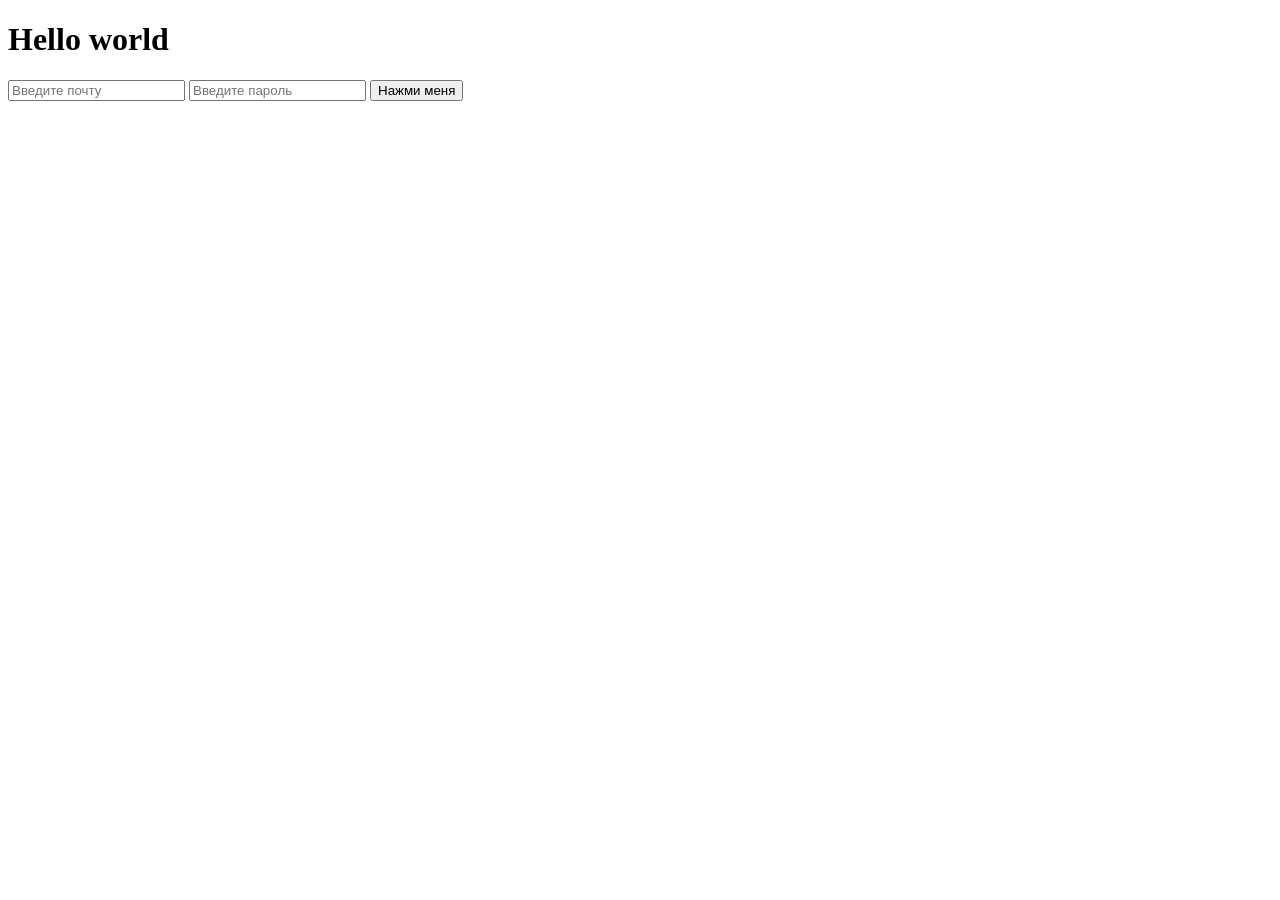
<file: static/index.html>
<!DOCTYPE html>
<html lang="ru">
<head>
    <meta charset="UTF-8" />
    <title>Мой менеджер задач</title>
    <link rel="stylesheet" href="style.css" />
</head>
<body>

    <div class="container">
        <h1>📋 Мой менеджер</h1>
        <button id="logoutBtn" class="logout-btn">🚪 Выйти</button>

        <div class="section">
            <h2>📦 Мои заказы</h2>
            <div id="ordersList"></div>
            <button id="showOrderFormBtn" class="btn-add">➕ Добавить заказ</button>
            <div id="orderFormContainer" style="display: none;">
                <input type="number" id="orderAmount" placeholder="Сумма" />
                <button id="createOrderBtn">Создать</button>
            </div>
        </div>

        <div class="section">
            <h2>✅ Мои задачи</h2>
            <div id="tasksList"></div>
            <button id="showTaskFormBtn" class="btn-add">➕ Добавить задачу</button>
            <div id="taskFormContainer" style="display: none;">
                <input type="text" id="taskTitle" placeholder="Название" />
                <input type="text" id="taskDescription" placeholder="Описание" />
                <select id="taskStatus">
                    <option value="todo">📌 Todo</option>
                    <option value="in_progress">⏳ В процессе</option>
                    <option value="done">✅ Готово</option>
                </select>
                <button id="createTaskBtn">Создать</button>
            </div>
        </div>
    </div>

    <script src="script.js"></script>
</body>
</html>
</file>
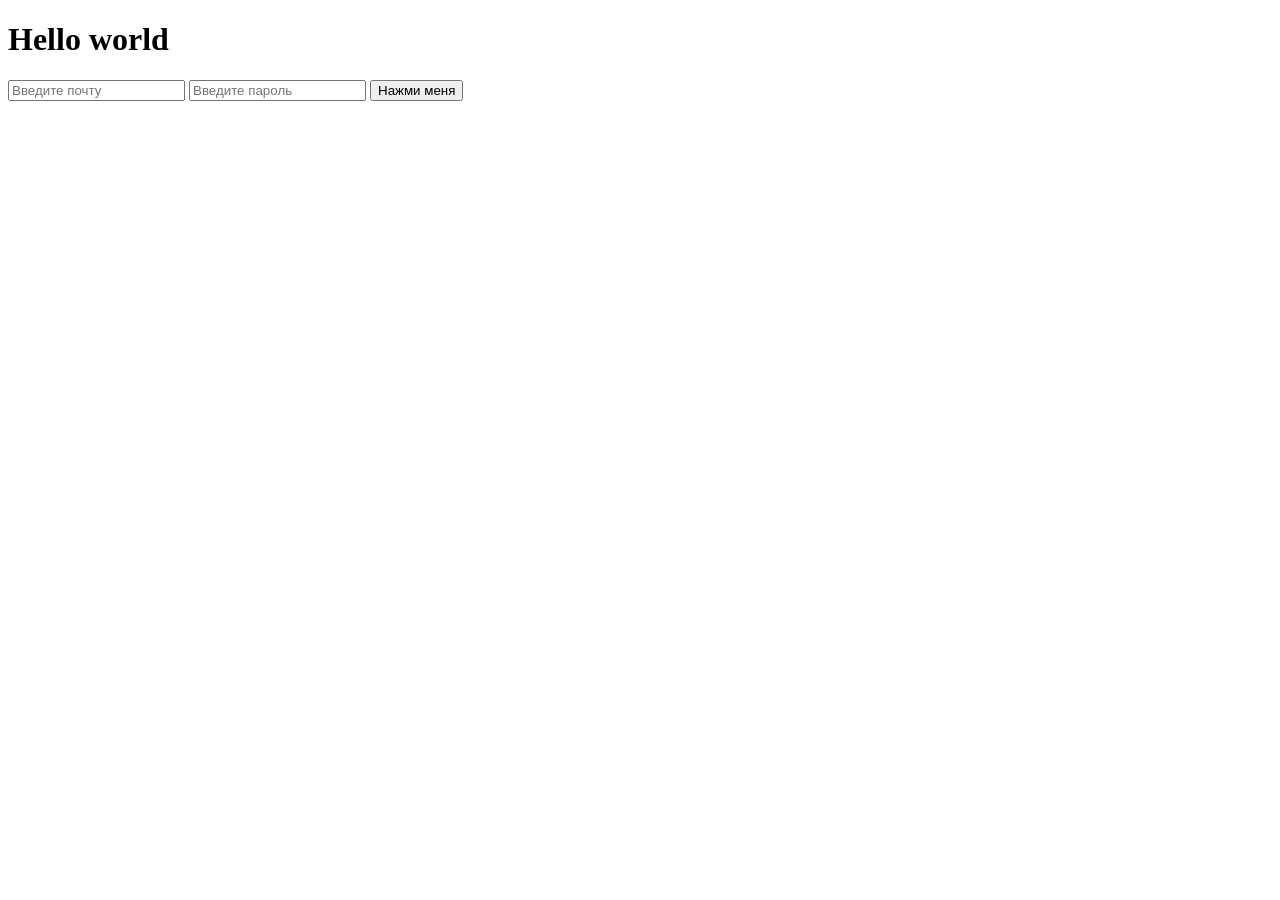
<file: static/login.html>
<!DOCTYPE html>
<html lang="en">
<head>
    <meta charset="UTF-8">
    <title>Title</title>
</head>
<body>
    <h1>Hello world</h1>
    <input type="text" id="email" placeholder="Введите почту">
    <input type="text" id="password" placeholder="Введите пароль">
    <button id="send">Нажми меня</button>

    <script src="login.js"></script>
</body>
</html>
</file>
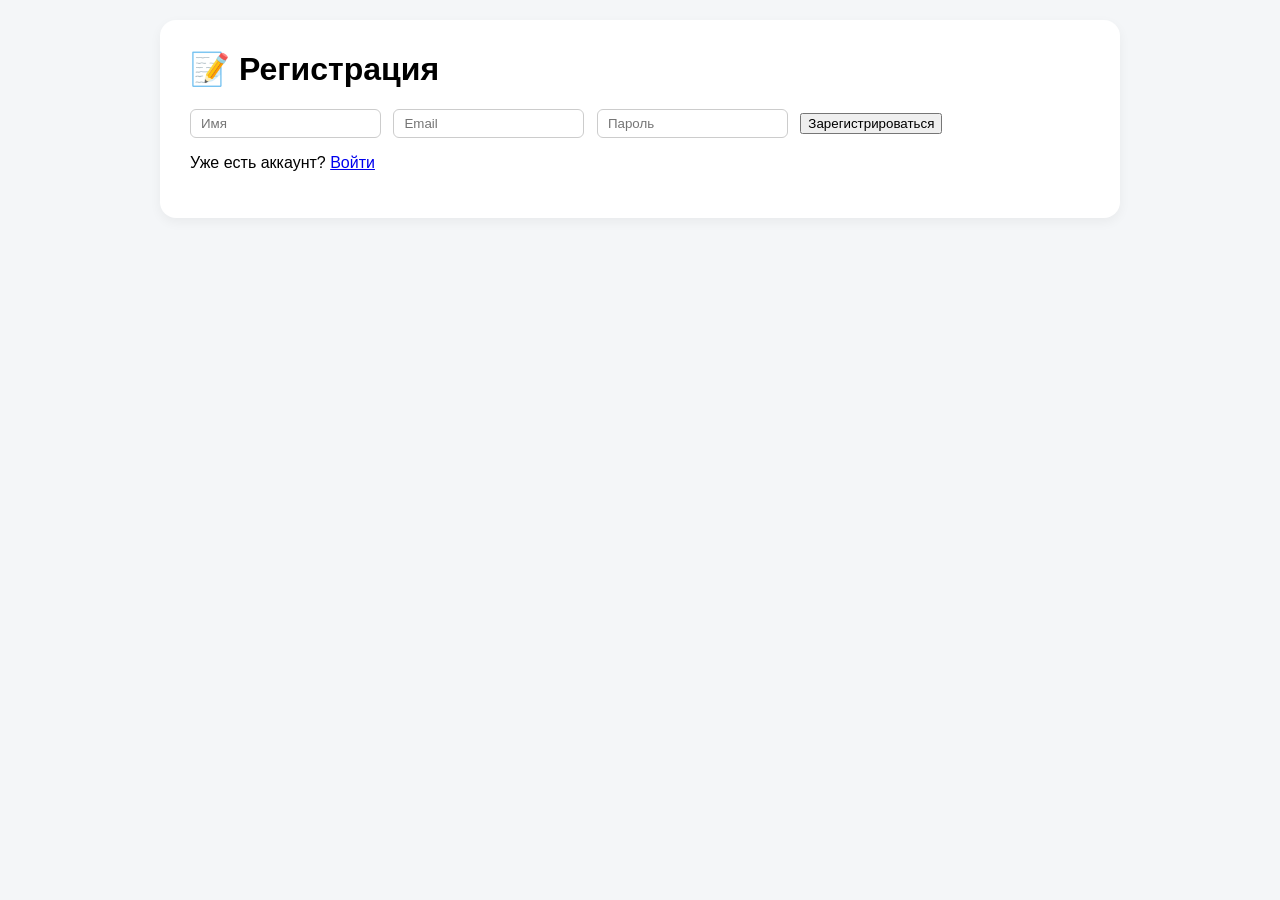
<file: static/register.html>
<!DOCTYPE html>
<html lang="ru">
<head>
    <meta charset="UTF-8">
    <meta name="viewport" content="width=device-width, initial-scale=1.0">
    <title>Регистрация</title>
    <link rel="stylesheet" href="style.css">
</head>
<body>
    <div class="container">
        <h1>📝 Регистрация</h1>
        <form id="registerForm">
            <input type="text" id="name" placeholder="Имя" required>
            <input type="email" id="email" placeholder="Email" required>
            <input type="password" id="password" placeholder="Пароль" required>
            <button type="submit">Зарегистрироваться</button>
        </form>
        <p>
            Уже есть аккаунт? <a href="login.html">Войти</a>
        </p>
    </div>
    <script src="register.js"></script>
</body>
</html>
</file>
<file: static/style.css>
body {
    font-family: Arial, sans-serif;
    background: #f4f6f8;
    margin: 0;
    padding: 20px;
}
.container {
    max-width: 900px;
    margin: auto;
    background: #fff;
    padding: 30px;
    border-radius: 16px;
    box-shadow: 0 4px 12px rgba(0, 0, 0, 0.05);
}
h1 {
    display: inline-block;
    margin-top: 0;
}
.logout-btn {
    float: right;
    background: #e74c3c;
    color: #fff;
    border: none;
    padding: 8px 16px;
    border-radius: 8px;
    cursor: pointer;
}
.section {
    margin-top: 30px;
}
.card {
    background: #f9fafb;
    padding: 12px 16px;
    border-radius: 10px;
    margin-bottom: 10px;
    border: 1px solid #e2e8f0;
}
.status {
    font-weight: bold;
}
.status-todo {
    color: #e67e22;
}
.status-in_progress {
    color: #2980b9;
}
.status-done {
    color: #27ae60;
}
.btn-add {
    background: #3498db;
    color: #fff;
    border: none;
    padding: 6px 14px;
    border-radius: 8px;
    cursor: pointer;
}
.btn-delete {
    background: #e74c3c;
    color: #fff;
    border: none;
    padding: 4px 10px;
    border-radius: 6px;
    cursor: pointer;
    margin-top: 6px;
}
.btn-toggle {
    background: #f39c12;
    color: #fff;
    border: none;
    padding: 4px 10px;
    border-radius: 6px;
    cursor: pointer;
    margin-top: 6px;
}
input,
select {
    padding: 6px 10px;
    border-radius: 6px;
    border: 1px solid #ccc;
    margin-right: 8px;
}
</file>
